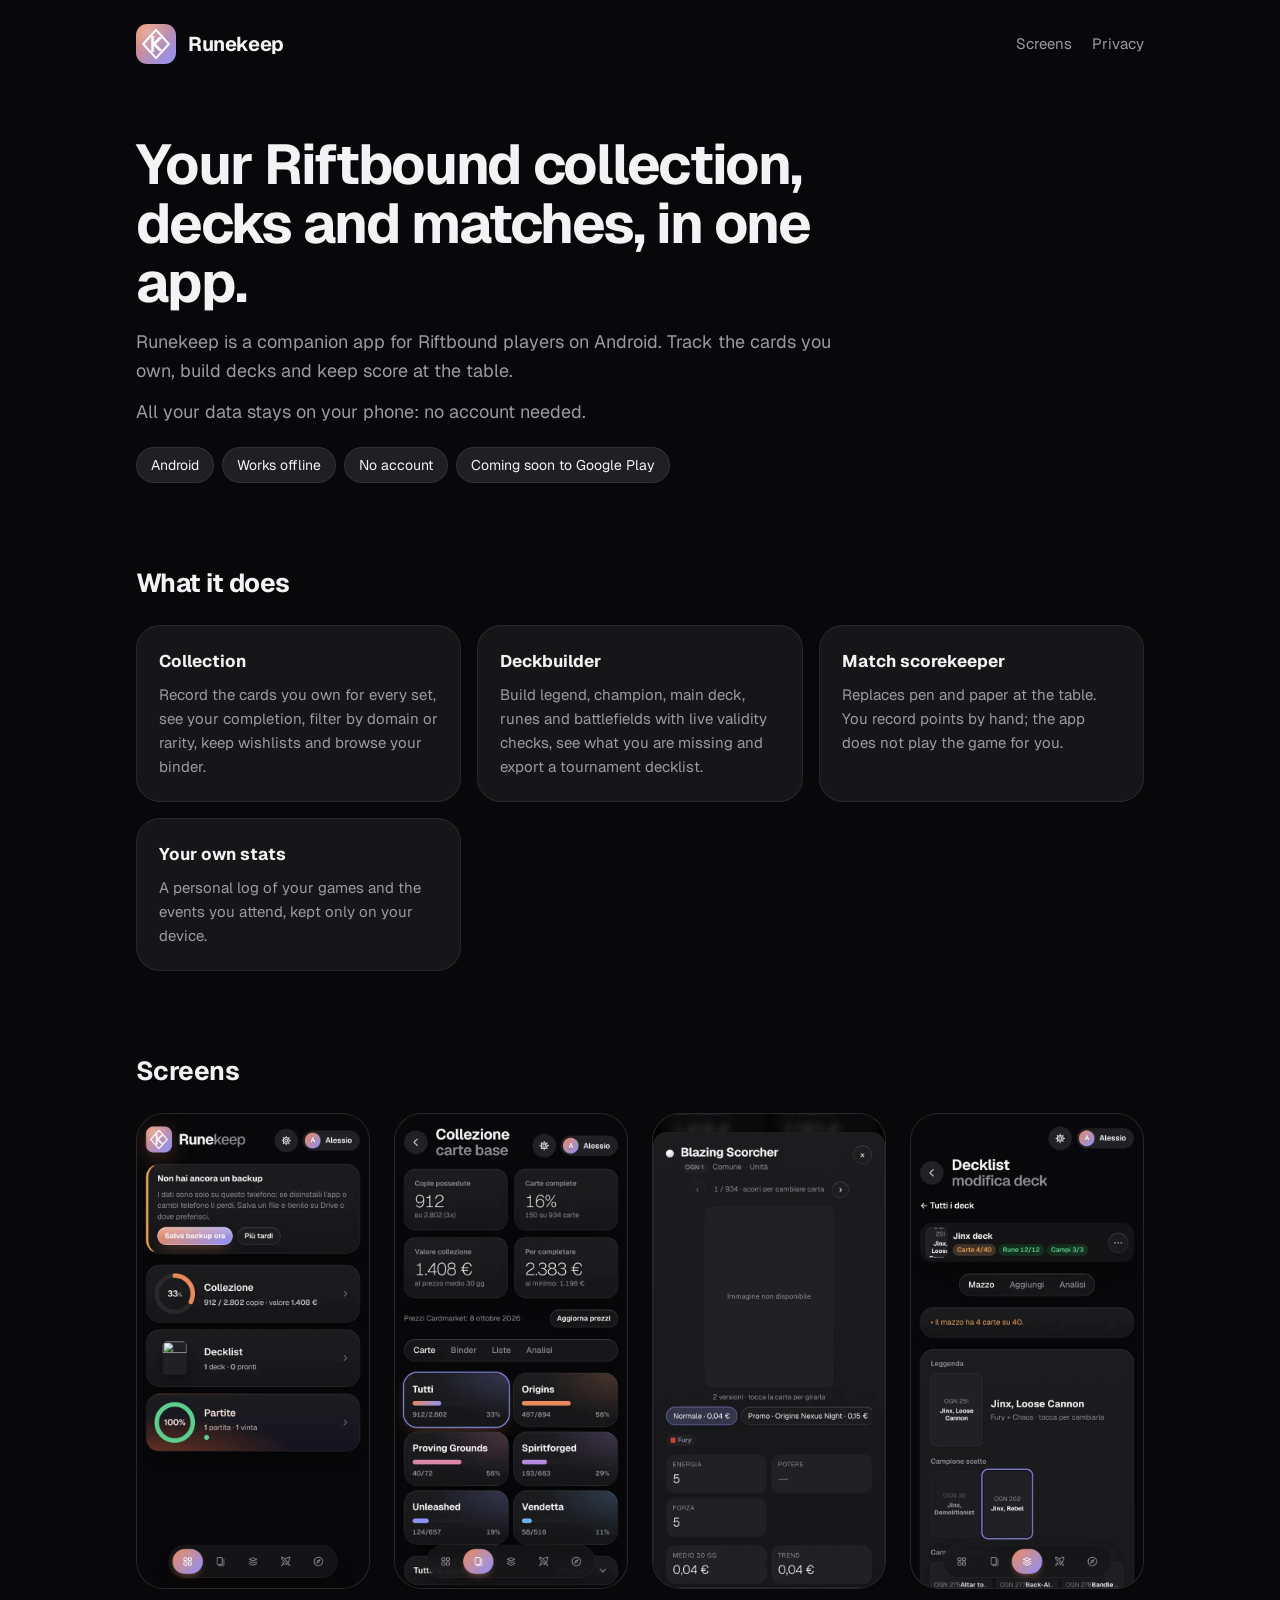
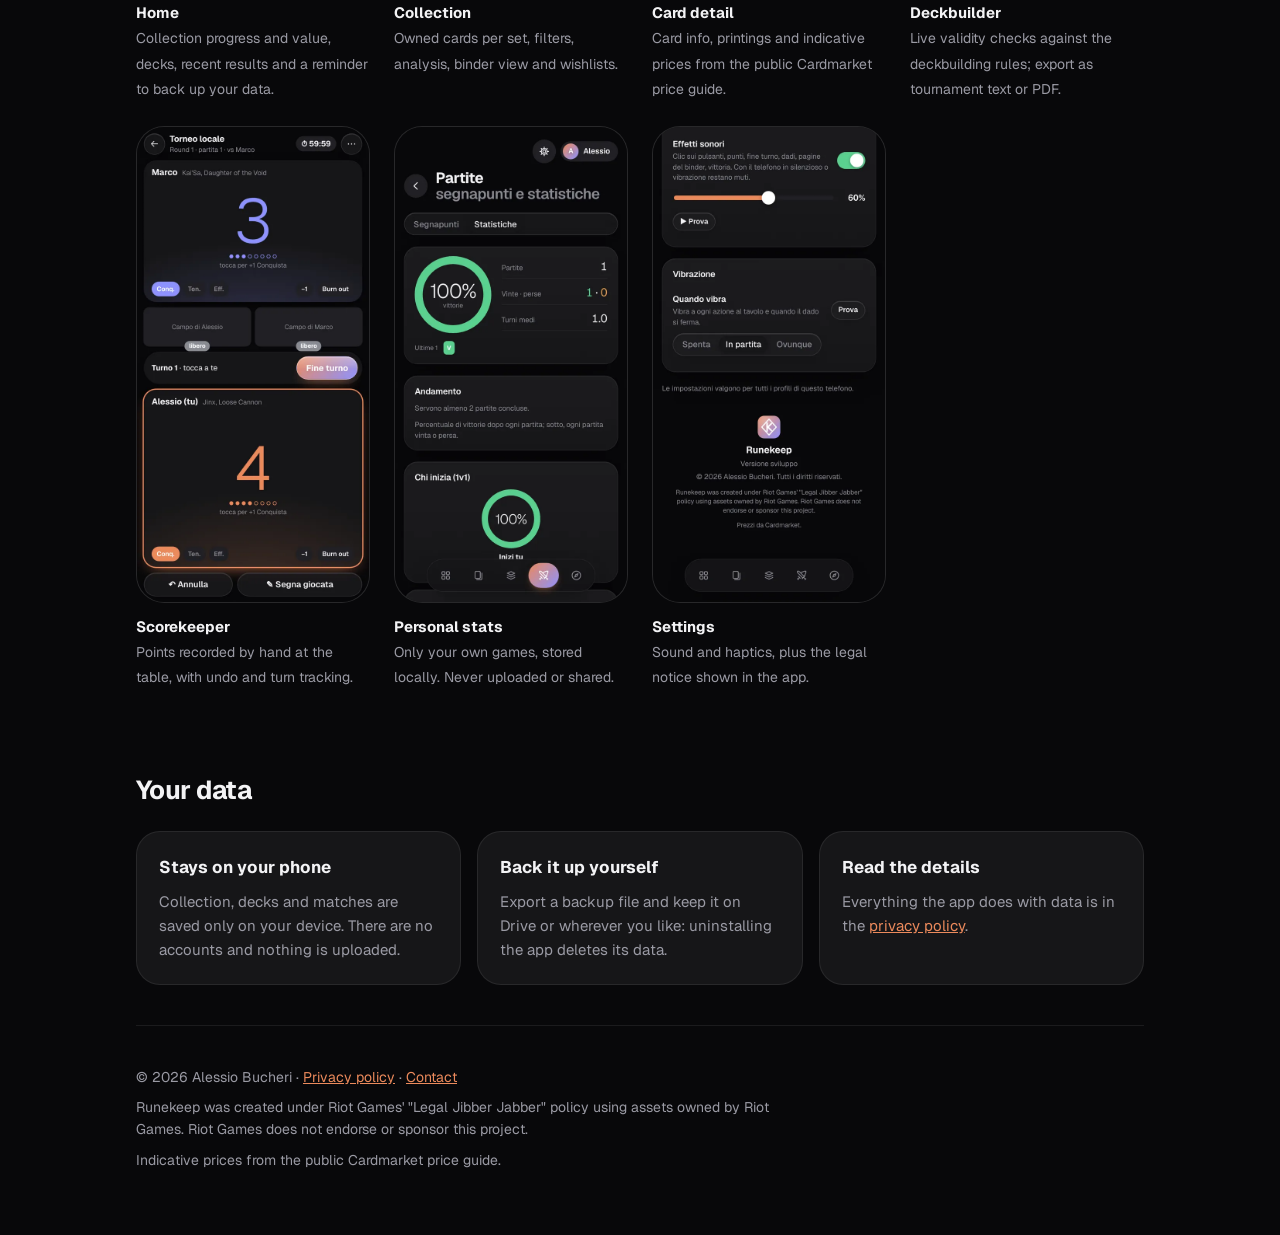
<file: website/index.html>
<!doctype html>
<html lang="en">
<head>
  <meta charset="utf-8">
  <meta name="viewport" content="width=device-width, initial-scale=1">
  <title>Runekeep — Riftbound companion app</title>
  <meta name="description" content="Runekeep is a free Android companion app for Riftbound players: collection tracking, deckbuilding and a match scorekeeper. All data stays on your phone.">
  <link rel="icon" href="favicon.svg" type="image/svg+xml">
  <link rel="preconnect" href="https://fonts.googleapis.com">
  <link rel="preconnect" href="https://fonts.gstatic.com" crossorigin>
  <link href="https://fonts.googleapis.com/css2?family=Geist:wght@400;600;700&display=swap" rel="stylesheet">
  <link rel="stylesheet" href="style.css">
</head>
<body>
  <div class="wrap">
    <header class="site">
      <a class="brand" href="./"><img src="favicon.svg" alt="" width="40" height="40">Runekeep</a>
      <nav class="site" aria-label="Site">
        <a href="#screens">Screens</a>
        <a href="privacy.html">Privacy</a>
      </nav>
    </header>

    <main>
      <div class="hero">
        <h1>Your Riftbound collection, decks and matches, in one app.</h1>
        <p>Runekeep is a companion app for Riftbound players on Android. Track the cards you own, build decks and keep score at the table.</p>
        <p>All your data stays on your phone: no account needed.</p>
        <div class="tags">
          <span>Android</span>
          <span>Works offline</span>
          <span>No account</span>
          <span>Coming soon to Google Play</span>
        </div>
      </div>

      <section aria-labelledby="features">
        <h2 id="features">What it does</h2>
        <div class="cards">
          <div class="card">
            <h3>Collection</h3>
            <p>Record the cards you own for every set, see your completion, filter by domain or rarity, keep wishlists and browse your binder.</p>
          </div>
          <div class="card">
            <h3>Deckbuilder</h3>
            <p>Build legend, champion, main deck, runes and battlefields with live validity checks, see what you are missing and export a tournament decklist.</p>
          </div>
          <div class="card">
            <h3>Match scorekeeper</h3>
            <p>Replaces pen and paper at the table. You record points by hand; the app does not play the game for you.</p>
          </div>
          <div class="card">
            <h3>Your own stats</h3>
            <p>A personal log of your games and the events you attend, kept only on your device.</p>
          </div>
        </div>
      </section>

      <section id="screens" aria-labelledby="screens-title">
        <h2 id="screens-title">Screens</h2>
        <div class="screens">
          <figure>
            <img src="screens/home.webp" alt="Home screen: collection progress, decks and recent matches" width="412" height="839" loading="lazy">
            <figcaption><strong>Home</strong><span>Collection progress and value, decks, recent results and a reminder to back up your data.</span></figcaption>
          </figure>
          <figure>
            <img src="screens/collection.webp" alt="Collection screen with set progress and card list" width="412" height="839" loading="lazy">
            <figcaption><strong>Collection</strong><span>Owned cards per set, filters, analysis, binder view and wishlists.</span></figcaption>
          </figure>
          <figure>
            <img src="screens/card.webp" alt="Card detail sheet with printings and indicative prices" width="412" height="839" loading="lazy">
            <figcaption><strong>Card detail</strong><span>Card info, printings and indicative prices from the public Cardmarket price guide.</span></figcaption>
          </figure>
          <figure>
            <img src="screens/deck.webp" alt="Deck editor with legend, champion and validity checks" width="412" height="839" loading="lazy">
            <figcaption><strong>Deckbuilder</strong><span>Live validity checks against the deckbuilding rules; export as tournament text or PDF.</span></figcaption>
          </figure>
          <figure>
            <img src="screens/match.webp" alt="Match scorekeeper for two players" width="412" height="839" loading="lazy">
            <figcaption><strong>Scorekeeper</strong><span>Points recorded by hand at the table, with undo and turn tracking.</span></figcaption>
          </figure>
          <figure>
            <img src="screens/stats.webp" alt="Personal match statistics" width="412" height="839" loading="lazy">
            <figcaption><strong>Personal stats</strong><span>Only your own games, stored locally. Never uploaded or shared.</span></figcaption>
          </figure>
          <figure>
            <img src="screens/settings.webp" alt="Settings screen with the legal notice" width="412" height="839" loading="lazy">
            <figcaption><strong>Settings</strong><span>Sound and haptics, plus the legal notice shown in the app.</span></figcaption>
          </figure>
        </div>
      </section>

      <section aria-labelledby="data">
        <h2 id="data">Your data</h2>
        <div class="cards">
          <div class="card">
            <h3>Stays on your phone</h3>
            <p>Collection, decks and matches are saved only on your device. There are no accounts and nothing is uploaded.</p>
          </div>
          <div class="card">
            <h3>Back it up yourself</h3>
            <p>Export a backup file and keep it on Drive or wherever you like: uninstalling the app deletes its data.</p>
          </div>
          <div class="card">
            <h3>Read the details</h3>
            <p>Everything the app does with data is in the <a href="privacy.html">privacy policy</a>.</p>
          </div>
        </div>
      </section>
    </main>

    <footer class="site">
      <div class="legal">
        <p>© 2026 Alessio Bucheri · <a href="privacy.html">Privacy policy</a> · <a href="mailto:alessio.j.1993@gmail.com">Contact</a></p>
        <p>Runekeep was created under Riot Games' "Legal Jibber Jabber" policy using assets owned by Riot Games. Riot Games does not endorse or sponsor this project.</p>
        <p>Indicative prices from the public Cardmarket price guide.</p>
      </div>
    </footer>
  </div>
</body>
</html>
</file>
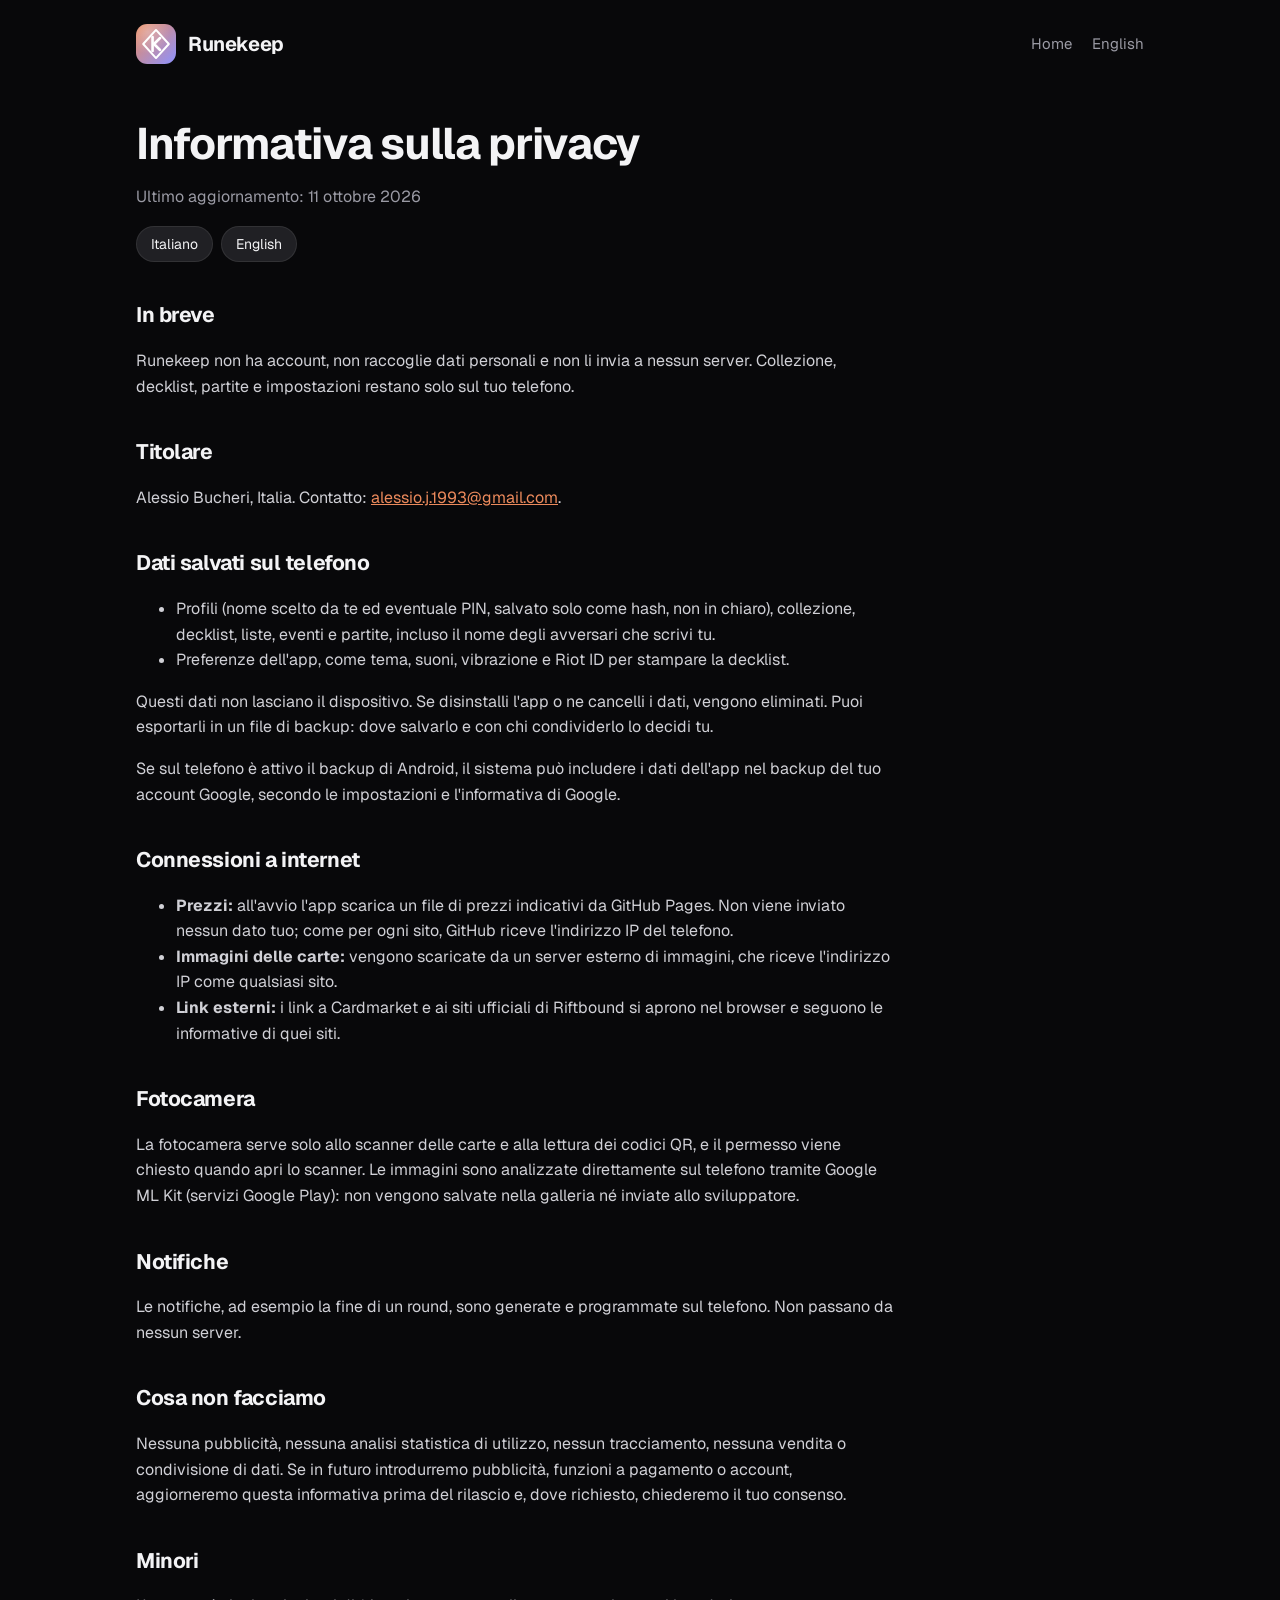
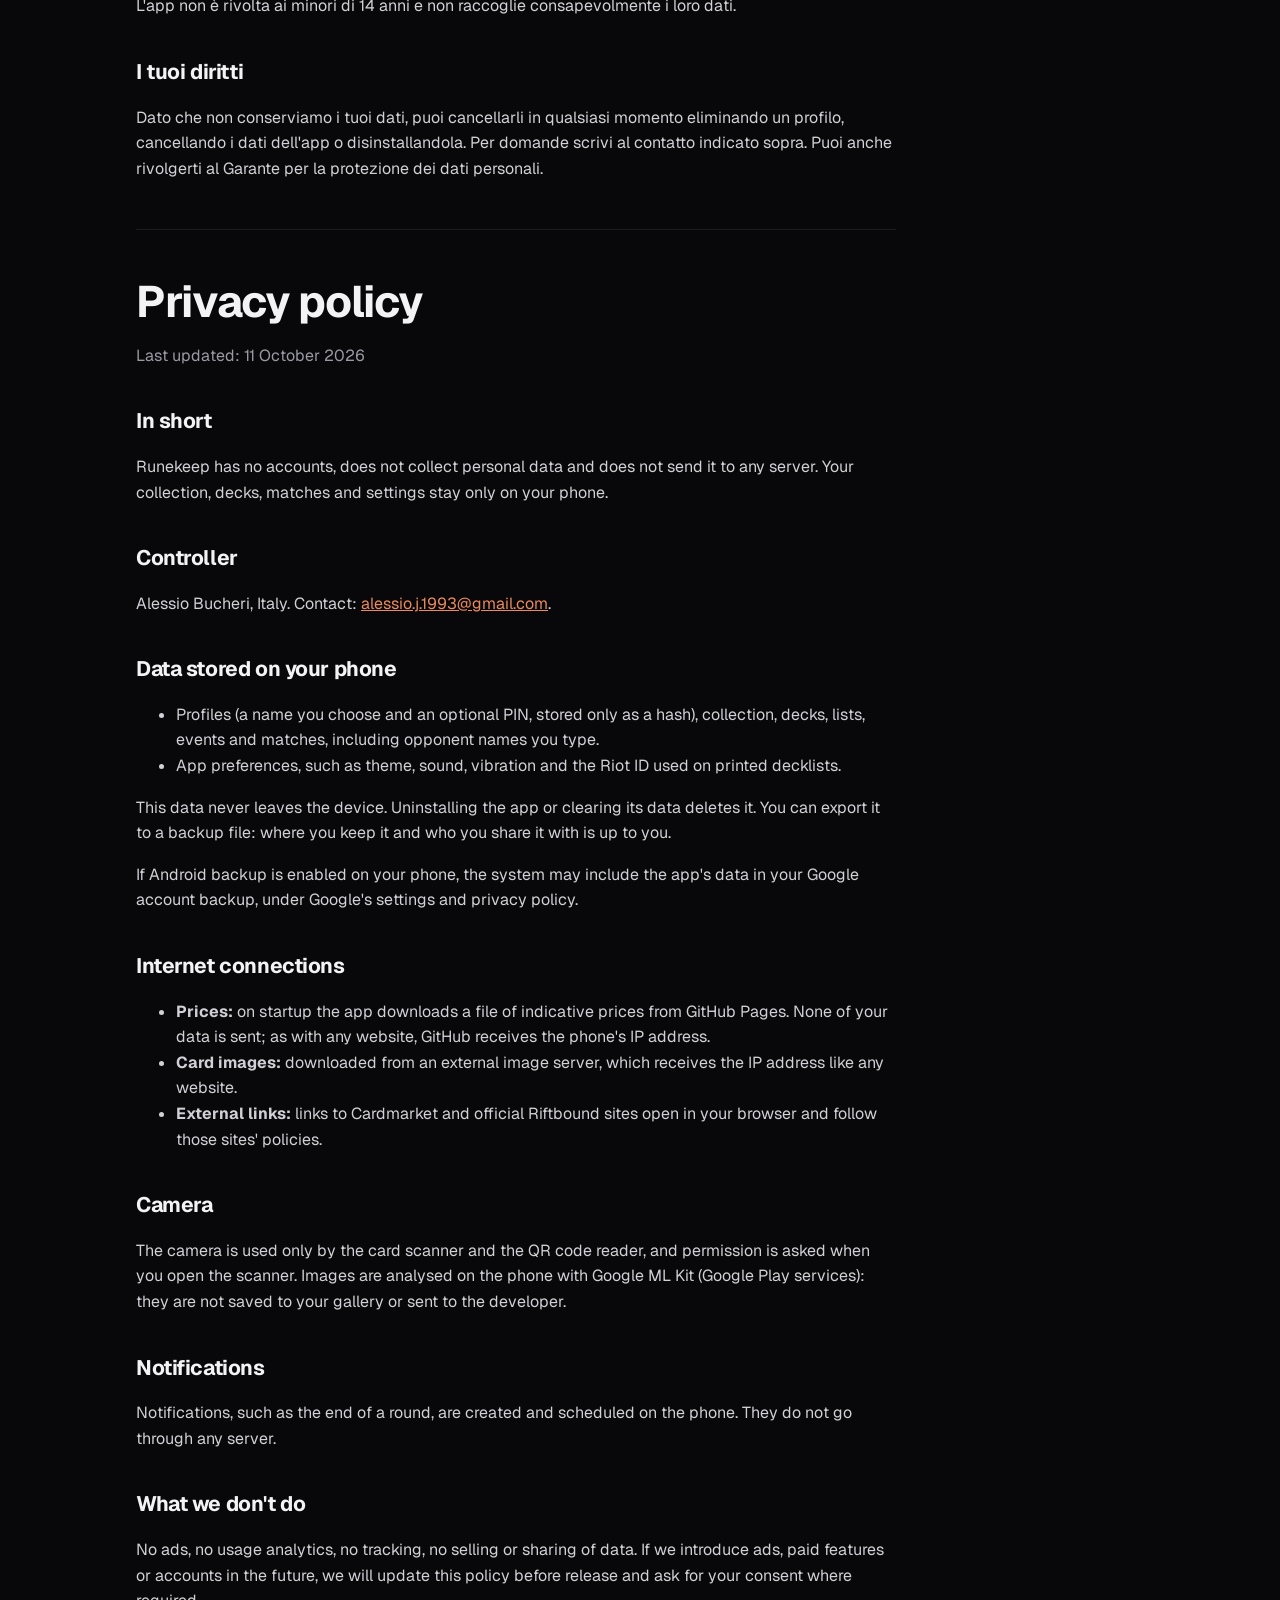
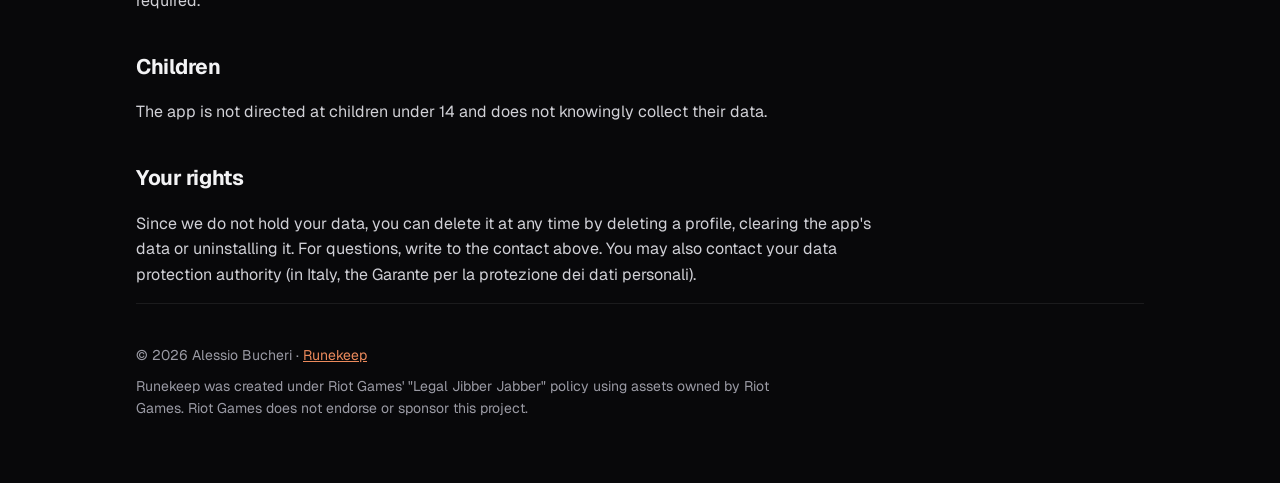
<file: website/privacy.html>
<!doctype html>
<html lang="it">
<head>
  <meta charset="utf-8">
  <meta name="viewport" content="width=device-width, initial-scale=1">
  <title>Runekeep — Privacy policy</title>
  <meta name="description" content="Informativa sulla privacy dell'app Runekeep. Privacy policy of the Runekeep app.">
  <link rel="icon" href="favicon.svg" type="image/svg+xml">
  <link rel="preconnect" href="https://fonts.googleapis.com">
  <link rel="preconnect" href="https://fonts.gstatic.com" crossorigin>
  <link href="https://fonts.googleapis.com/css2?family=Geist:wght@400;600;700&display=swap" rel="stylesheet">
  <link rel="stylesheet" href="style.css">
</head>
<body>
  <div class="wrap">
    <header class="site">
      <a class="brand" href="./"><img src="favicon.svg" alt="" width="40" height="40">Runekeep</a>
      <nav class="site" aria-label="Site">
        <a href="./">Home</a>
        <a href="#english" lang="en">English</a>
      </nav>
    </header>

    <main class="prose">
      <h1>Informativa sulla privacy</h1>
      <p class="updated">Ultimo aggiornamento: 11 ottobre 2026</p>
      <div class="lang"><a href="#italiano">Italiano</a><a href="#english" lang="en">English</a></div>

      <article id="italiano">
        <h2>In breve</h2>
        <p>Runekeep non ha account, non raccoglie dati personali e non li invia a nessun server. Collezione, decklist, partite e impostazioni restano solo sul tuo telefono.</p>

        <h2>Titolare</h2>
        <p>Alessio Bucheri, Italia. Contatto: <a href="mailto:alessio.j.1993@gmail.com">alessio.j.1993@gmail.com</a>.</p>

        <h2>Dati salvati sul telefono</h2>
        <ul>
          <li>Profili (nome scelto da te ed eventuale PIN, salvato solo come hash, non in chiaro), collezione, decklist, liste, eventi e partite, incluso il nome degli avversari che scrivi tu.</li>
          <li>Preferenze dell'app, come tema, suoni, vibrazione e Riot ID per stampare la decklist.</li>
        </ul>
        <p>Questi dati non lasciano il dispositivo. Se disinstalli l'app o ne cancelli i dati, vengono eliminati. Puoi esportarli in un file di backup: dove salvarlo e con chi condividerlo lo decidi tu.</p>
        <p>Se sul telefono è attivo il backup di Android, il sistema può includere i dati dell'app nel backup del tuo account Google, secondo le impostazioni e l'informativa di Google.</p>

        <h2>Connessioni a internet</h2>
        <ul>
          <li><strong>Prezzi:</strong> all'avvio l'app scarica un file di prezzi indicativi da GitHub Pages. Non viene inviato nessun dato tuo; come per ogni sito, GitHub riceve l'indirizzo IP del telefono.</li>
          <li><strong>Immagini delle carte:</strong> vengono scaricate da un server esterno di immagini, che riceve l'indirizzo IP come qualsiasi sito.</li>
          <li><strong>Link esterni:</strong> i link a Cardmarket e ai siti ufficiali di Riftbound si aprono nel browser e seguono le informative di quei siti.</li>
        </ul>

        <h2>Fotocamera</h2>
        <p>La fotocamera serve solo allo scanner delle carte e alla lettura dei codici QR, e il permesso viene chiesto quando apri lo scanner. Le immagini sono analizzate direttamente sul telefono tramite Google ML Kit (servizi Google Play): non vengono salvate nella galleria né inviate allo sviluppatore.</p>

        <h2>Notifiche</h2>
        <p>Le notifiche, ad esempio la fine di un round, sono generate e programmate sul telefono. Non passano da nessun server.</p>

        <h2>Cosa non facciamo</h2>
        <p>Nessuna pubblicità, nessuna analisi statistica di utilizzo, nessun tracciamento, nessuna vendita o condivisione di dati. Se in futuro introdurremo pubblicità, funzioni a pagamento o account, aggiorneremo questa informativa prima del rilascio e, dove richiesto, chiederemo il tuo consenso.</p>

        <h2>Minori</h2>
        <p>L'app non è rivolta ai minori di 14 anni e non raccoglie consapevolmente i loro dati.</p>

        <h2>I tuoi diritti</h2>
        <p>Dato che non conserviamo i tuoi dati, puoi cancellarli in qualsiasi momento eliminando un profilo, cancellando i dati dell'app o disinstallandola. Per domande scrivi al contatto indicato sopra. Puoi anche rivolgerti al Garante per la protezione dei dati personali.</p>
      </article>

      <hr>

      <article id="english" lang="en">
        <h1>Privacy policy</h1>
        <p class="updated">Last updated: 11 October 2026</p>

        <h2>In short</h2>
        <p>Runekeep has no accounts, does not collect personal data and does not send it to any server. Your collection, decks, matches and settings stay only on your phone.</p>

        <h2>Controller</h2>
        <p>Alessio Bucheri, Italy. Contact: <a href="mailto:alessio.j.1993@gmail.com">alessio.j.1993@gmail.com</a>.</p>

        <h2>Data stored on your phone</h2>
        <ul>
          <li>Profiles (a name you choose and an optional PIN, stored only as a hash), collection, decks, lists, events and matches, including opponent names you type.</li>
          <li>App preferences, such as theme, sound, vibration and the Riot ID used on printed decklists.</li>
        </ul>
        <p>This data never leaves the device. Uninstalling the app or clearing its data deletes it. You can export it to a backup file: where you keep it and who you share it with is up to you.</p>
        <p>If Android backup is enabled on your phone, the system may include the app's data in your Google account backup, under Google's settings and privacy policy.</p>

        <h2>Internet connections</h2>
        <ul>
          <li><strong>Prices:</strong> on startup the app downloads a file of indicative prices from GitHub Pages. None of your data is sent; as with any website, GitHub receives the phone's IP address.</li>
          <li><strong>Card images:</strong> downloaded from an external image server, which receives the IP address like any website.</li>
          <li><strong>External links:</strong> links to Cardmarket and official Riftbound sites open in your browser and follow those sites' policies.</li>
        </ul>

        <h2>Camera</h2>
        <p>The camera is used only by the card scanner and the QR code reader, and permission is asked when you open the scanner. Images are analysed on the phone with Google ML Kit (Google Play services): they are not saved to your gallery or sent to the developer.</p>

        <h2>Notifications</h2>
        <p>Notifications, such as the end of a round, are created and scheduled on the phone. They do not go through any server.</p>

        <h2>What we don't do</h2>
        <p>No ads, no usage analytics, no tracking, no selling or sharing of data. If we introduce ads, paid features or accounts in the future, we will update this policy before release and ask for your consent where required.</p>

        <h2>Children</h2>
        <p>The app is not directed at children under 14 and does not knowingly collect their data.</p>

        <h2>Your rights</h2>
        <p>Since we do not hold your data, you can delete it at any time by deleting a profile, clearing the app's data or uninstalling it. For questions, write to the contact above. You may also contact your data protection authority (in Italy, the Garante per la protezione dei dati personali).</p>
      </article>
    </main>

    <footer class="site">
      <div class="legal">
        <p>© 2026 Alessio Bucheri · <a href="./">Runekeep</a></p>
        <p lang="en">Runekeep was created under Riot Games' "Legal Jibber Jabber" policy using assets owned by Riot Games. Riot Games does not endorse or sponsor this project.</p>
      </div>
    </footer>
  </div>
</body>
</html>
</file>
<file: website/style.css>
:root {
  --bg: #08080a;
  --surface: #161618;
  --sunk: #202024;
  --ink: #f3f3f5;
  --muted: #9a9aa4;
  --line: rgba(255, 255, 255, 0.08);
  --accent: #ec8a5c;
  --accent2: #8d92ff;
  --brand: linear-gradient(135deg, #ec8a5c, #8d92ff);
  --radius: 24px;
}

* {
  box-sizing: border-box;
}

body {
  margin: 0;
  background: var(--bg);
  color: var(--ink);
  font: 16px/1.6 'Geist', system-ui, sans-serif;
}

a {
  color: var(--accent);
}

a:hover {
  color: #f4b392;
}

.wrap {
  max-width: 1040px;
  margin: 0 auto;
  padding: 0 16px;
}

header.site {
  display: flex;
  align-items: center;
  justify-content: space-between;
  gap: 16px;
  padding: 24px 0;
}

.brand {
  display: flex;
  align-items: center;
  gap: 12px;
  color: var(--ink);
  text-decoration: none;
  font-weight: 700;
  font-size: 20px;
  letter-spacing: -0.02em;
}

.brand img {
  width: 40px;
  height: 40px;
}

nav.site {
  display: flex;
  gap: 20px;
  font-size: 15px;
}

nav.site a {
  color: var(--muted);
  text-decoration: none;
}

nav.site a:hover {
  color: var(--ink);
}

.hero {
  padding: 48px 0 40px;
  max-width: 720px;
}

.hero h1 {
  margin: 0 0 16px;
  font-size: clamp(34px, 6vw, 56px);
  line-height: 1.05;
  letter-spacing: -0.03em;
}

.hero p {
  margin: 0 0 12px;
  color: var(--muted);
  font-size: 18px;
}

.tags {
  display: flex;
  flex-wrap: wrap;
  gap: 8px;
  margin-top: 20px;
}

.tags span {
  padding: 6px 14px;
  border-radius: 999px;
  background: var(--sunk);
  border: 1px solid var(--line);
  font-size: 14px;
}

section {
  padding: 40px 0;
}

h2 {
  margin: 0 0 20px;
  font-size: 26px;
  letter-spacing: -0.02em;
}

.screens {
  display: grid;
  grid-template-columns: repeat(auto-fill, minmax(220px, 1fr));
  gap: 24px;
}

.screens figure {
  margin: 0;
  display: flex;
  flex-direction: column;
  gap: 12px;
}

.screens img {
  width: 100%;
  height: auto;
  aspect-ratio: 412 / 839;
  border-radius: 28px;
  border: 1px solid var(--line);
  background: var(--surface);
}

.screens figcaption strong {
  display: block;
  font-size: 15px;
}

.screens figcaption span {
  color: var(--muted);
  font-size: 14px;
  line-height: 1.45;
}

.cards {
  display: grid;
  grid-template-columns: repeat(auto-fit, minmax(260px, 1fr));
  gap: 16px;
}

.card {
  padding: 22px;
  border-radius: var(--radius);
  background: var(--surface);
  border: 1px solid var(--line);
}

.card h3 {
  margin: 0 0 8px;
  font-size: 17px;
}

.card p {
  margin: 0;
  color: var(--muted);
  font-size: 15px;
}

.prose {
  max-width: 760px;
}

.prose h1 {
  font-size: clamp(30px, 5vw, 44px);
  letter-spacing: -0.03em;
  line-height: 1.1;
  margin: 32px 0 8px;
}

.prose h2 {
  margin: 36px 0 10px;
  font-size: 21px;
}

.prose p,
.prose li {
  color: #d0d0d6;
}

.prose .updated {
  color: var(--muted);
}

.lang {
  display: flex;
  gap: 8px;
  margin: 16px 0 8px;
}

.lang a {
  padding: 6px 14px;
  border-radius: 999px;
  background: var(--sunk);
  border: 1px solid var(--line);
  color: var(--ink);
  text-decoration: none;
  font-size: 14px;
}

.lang a:hover {
  border-color: var(--accent2);
}

hr {
  border: 0;
  border-top: 1px solid var(--line);
  margin: 48px 0;
}

footer.site {
  padding: 40px 0 56px;
  border-top: 1px solid var(--line);
  color: var(--muted);
  font-size: 14px;
}

footer.site p {
  margin: 0 0 8px;
}

.legal {
  max-width: 640px;
}
</file>
